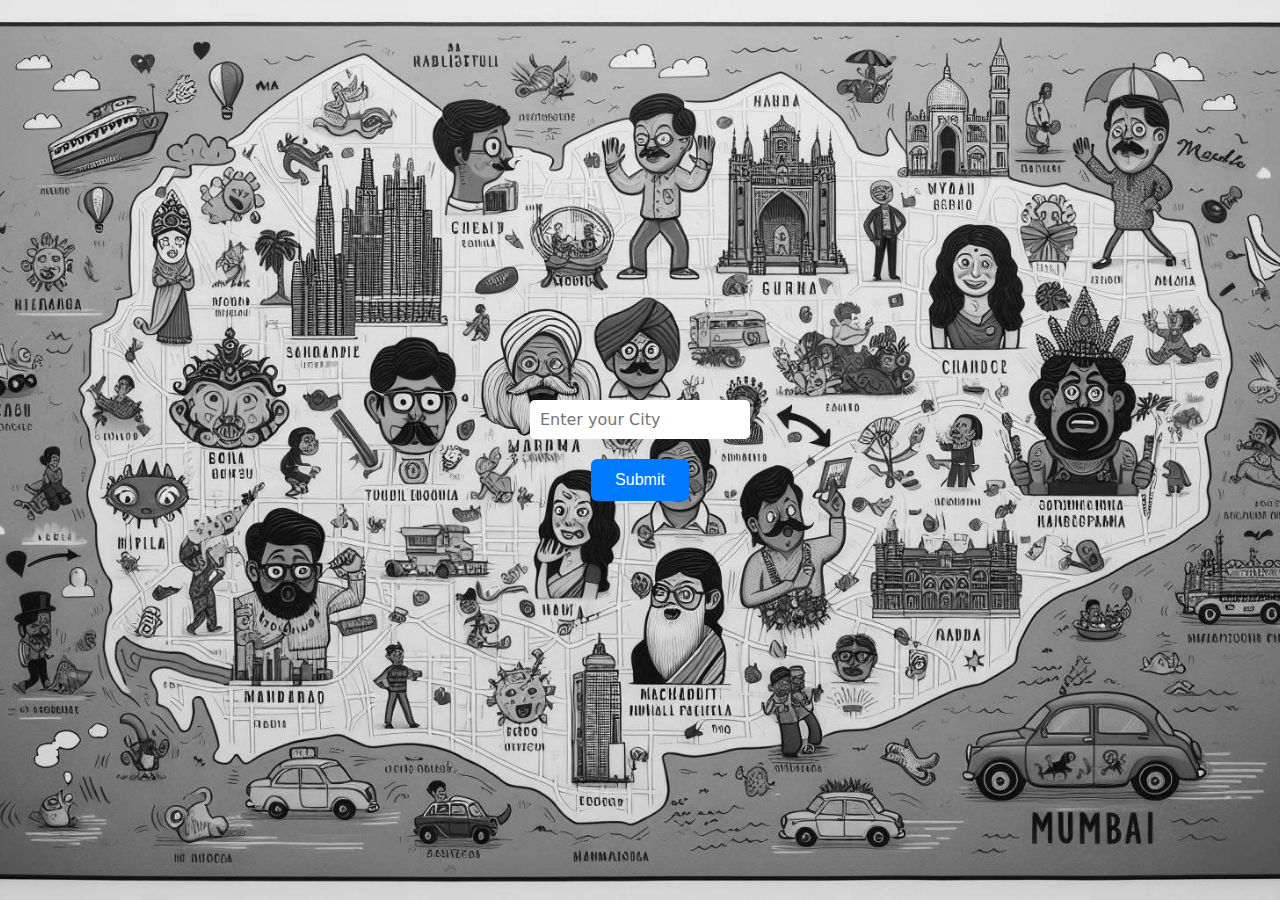
<file: index.html>
<!DOCTYPE html>
<html>
<title>HoodBuddy</title>
<head>
    <style>
        body {
            margin: 0;
            height: 100vh;
            display: flex;
            align-items: center;
            justify-content: center;
            background: url("Designer-modified.png") no-repeat center center fixed;
            -webkit-background-size: cover;
            -moz-background-size: cover;
            -o-background-size: cover;
            background-size: cover;
            animation: backgroundScroll 15s infinite linear;
        }

        @keyframes backgroundScroll {
            0% { background-position: 0% 0%; }
            50% { background-position: 75% 75%; }
            100% { background-position: 0% 0%; }
        }

        .container {
            text-align: center;
        }

        .inputBox {
            padding: 10px;
        border:blue;
        border-radius: 5px;
        font-family: system-ui, -apple-system, BlinkMacSystemFont, 'Segoe UI', Roboto, Oxygen, Ubuntu, Cantarell, 'Open Sans', 'Helvetica Neue', sans-serif;
        font-size: 16px;
        width: 200px;
        outline: none; 
        }

        .submitButton {
            margin-top: 20px;
        padding: 12px 24px;
        background-color: #007bff; 
        color: white;
        border: none;
        border-radius: 6px;
        font-size: 16px;
        cursor: pointer;
        transition: background-color 0.3s ease, box-shadow 0.3s ease, transform 0.3s ease;
        }

        .submitButton:hover {
            background-color: #45a049;
        }
    </style>
</head>
<body>
    
    <div class="container">
        
        <input type="text" class="inputBox" placeholder="Enter your City" >
        <br>
        <button class="submitButton">Submit</button>
    </div>
    <script>
        document.addEventListener("DOMContentLoaded", function() {
            document.querySelector(".submitButton").addEventListener("click", function() {
                window.location.href = "homepage1.html";
            });
        });
    </script>
</body>
</html>
</file>
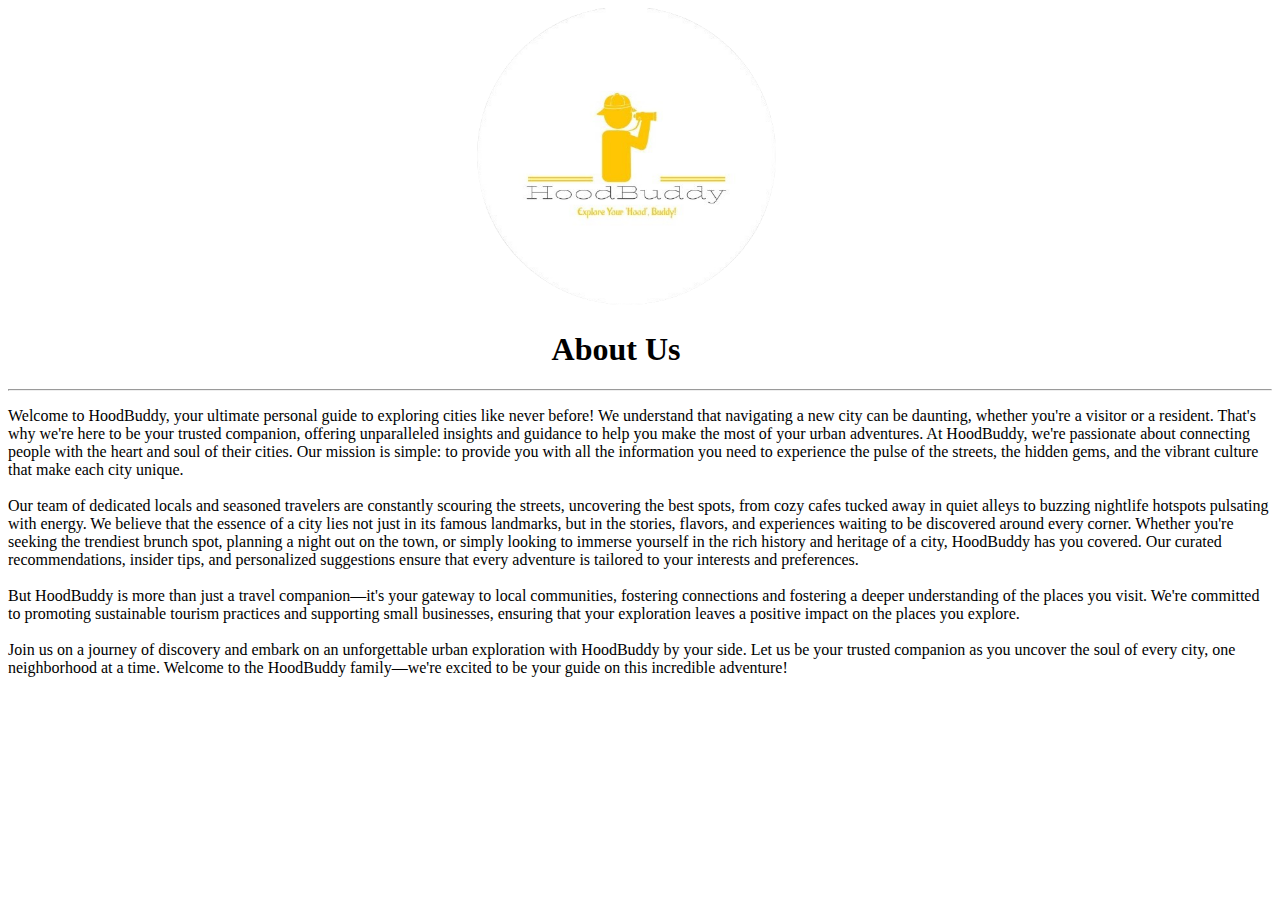
<file: about Us.html>
<!DOCTYPE html>
<html lang="en">
<head>
    <meta charset="UTF-8">
    <meta name="viewport" content="width=>, initial-scale=1.0">
    <title>About Us</title>
</head>
<style>
    img{
        margin-left: 37%;
        }
    .heading{
        color: black;
        margin-left: 43%;
    }
    p{
        color: black;
        text-size-adjust: 50px;
    }
</style>
<body>
    <img src="log-removebg-preview.png" width="300 px">
    <h1 class="heading">About Us</h1>
    <hr>
    <p>

        Welcome to HoodBuddy, your ultimate personal guide to exploring cities like never before! We understand that navigating a new city can be daunting, whether you're a visitor or a resident. That's why we're here to be your trusted companion, offering unparalleled insights and guidance to help you make the most of your urban adventures.
        At HoodBuddy, we're passionate about connecting people with the heart and soul of their cities. Our mission is simple: to provide you with all the information you need to experience the pulse of the streets, the hidden gems, and the vibrant culture that make each city unique.
        <br><br>
        Our team of dedicated locals and seasoned travelers are constantly scouring the streets, uncovering the best spots, from cozy cafes tucked away in quiet alleys to buzzing nightlife hotspots pulsating with energy. We believe that the essence of a city lies not just in its famous landmarks, but in the stories, flavors, and experiences waiting to be discovered around every corner.
       
        Whether you're seeking the trendiest brunch spot, planning a night out on the town, or simply looking to immerse yourself in the rich history and heritage of a city, HoodBuddy has you covered. Our curated recommendations, insider tips, and personalized suggestions ensure that every adventure is tailored to your interests and preferences.
        <br><br>
        But HoodBuddy is more than just a travel companion—it's your gateway to local communities, fostering connections and fostering a deeper understanding of the places you visit. We're committed to promoting sustainable tourism practices and supporting small businesses, ensuring that your exploration leaves a positive impact on the places you explore.
        <br><br>
        Join us on a journey of discovery and embark on an unforgettable urban exploration with HoodBuddy by your side. Let us be your trusted companion as you uncover the soul of every city, one neighborhood at a time. Welcome to the HoodBuddy family—we're excited to be your guide on this incredible adventure!</p>
        <br>
    </body>

</html>
</file>
